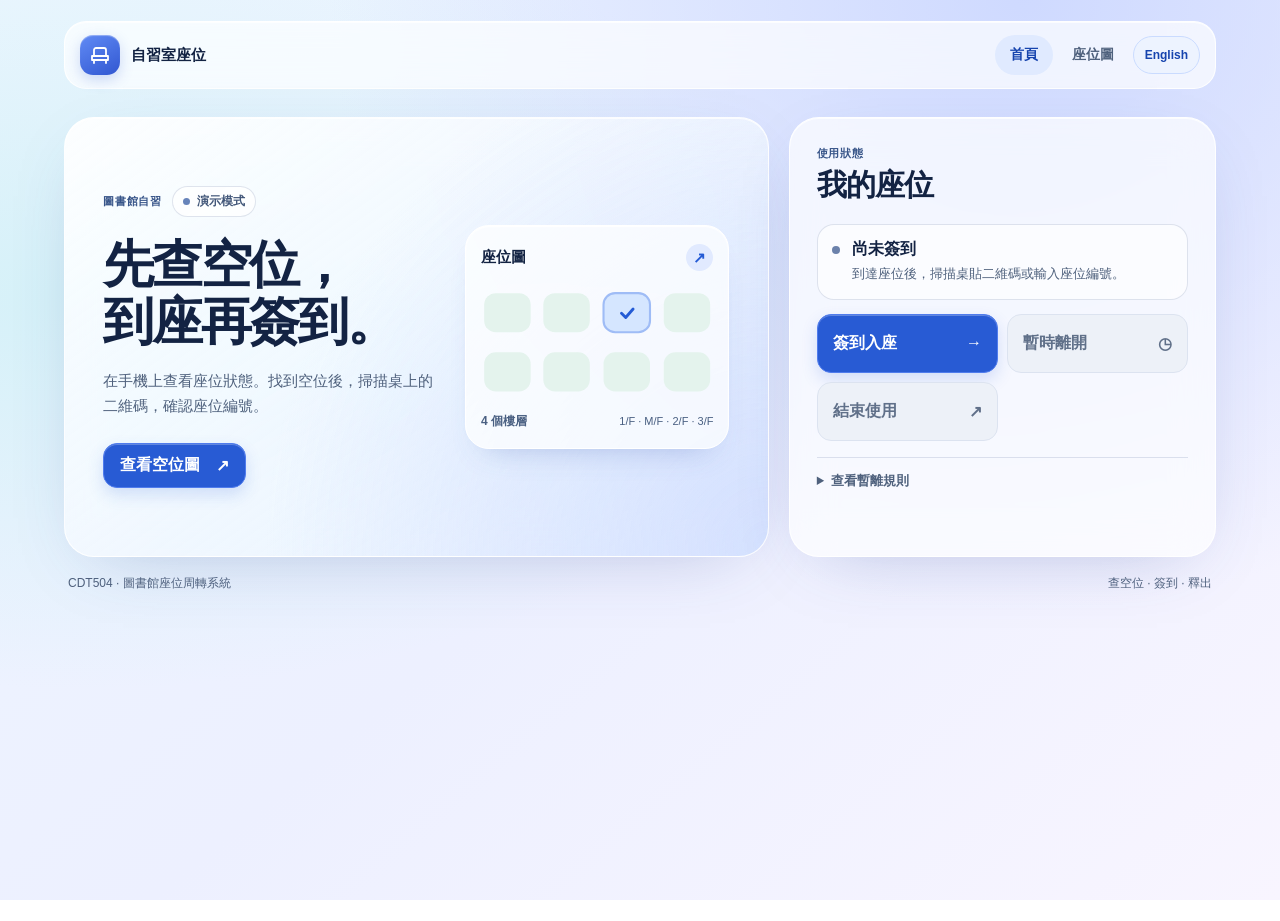
<file: index.html>
<!doctype html>
<html lang="zh-HK">
<head>
  <meta charset="utf-8">
  <meta name="viewport" content="width=device-width, initial-scale=1, viewport-fit=cover">
  <meta name="theme-color" content="#edf3ff">
  <meta name="description" content="查看自習室空位，到座後掃碼簽到。" data-content="homeDescription">
  <title data-text="brand">自習室座位</title>
  <link rel="manifest" href="manifest.json">
  <link rel="icon" href="icon-192.png">
  <link rel="apple-touch-icon" href="icon-192.png">
  <link rel="stylesheet" href="base.css">
  <script src="i18n.js" defer></script>
  <script src="config.js" defer></script>
  <script src="app.js" defer></script>
  <script src="register.js" defer></script>
</head>
<body>
  <div class="shell">
    <header class="topbar glass">
      <a class="brand" href="index.html">
        <span class="brand-mark" aria-hidden="true">
          <svg viewBox="0 0 24 24" fill="none" stroke="currentColor" stroke-width="1.8" stroke-linecap="round" stroke-linejoin="round"><path d="M6 13V7a2 2 0 0 1 2-2h8a2 2 0 0 1 2 2v6M4 13h16v4H4zM6 17v3m12-3v3"/></svg>
        </span>
        <span data-text="brand">自習室座位</span>
      </a>
      <nav aria-label="主選單" data-aria-label="navigation">
        <a class="nav-link" href="index.html" aria-current="page" data-text="home">首頁</a>
        <a class="nav-link" href="seat-map.html" data-text="seatMap">座位圖</a>
        <button class="language-switch" type="button" data-language>English</button>
      </nav>
    </header>

    <main id="main">
      <section id="homeView" class="home-view">
        <div class="hero glass">
          <div class="hero-copy">
            <div class="hero-kicker"><span class="eyebrow" data-text="studyRoom">圖書館自習</span><span id="dataMode" class="mode" data-text="demo">演示模式</span></div>
            <h1><span data-text="heroFirst">先查空位，</span><br><span data-text="heroSecond">到座再簽到。</span></h1>
            <p data-text="heroBody">在手機上查看座位狀態。找到空位後，掃描桌上的二維碼，確認座位編號。</p>
            <a class="button primary hero-button" href="seat-map.html"><span data-text="openMap">查看空位圖</span> <span aria-hidden="true">↗</span></a>
          </div>
          <a class="map-preview" href="seat-map.html" aria-label="開啟圖書館四個樓層的座位圖" data-aria-label="mapPreviewLabel">
            <span class="map-preview-title"><span data-text="seatMap">座位圖</span><span class="map-preview-arrow" aria-hidden="true">↗</span></span>
            <svg viewBox="0 0 220 104" fill="none" class="preview-grid" aria-hidden="true">
              <rect x="3" y="3" width="44" height="37" rx="11" fill="#e4f3ed"/>
              <rect x="59" y="3" width="44" height="37" rx="11" fill="#e4f3ed"/>
              <rect x="116" y="3" width="44" height="37" rx="11" fill="#d5e6ff" stroke="#9fbcf6" stroke-width="2"/>
              <rect x="173" y="3" width="44" height="37" rx="11" fill="#e4f3ed"/>
              <rect x="3" y="59" width="44" height="37" rx="11" fill="#e4f3ed"/>
              <rect x="59" y="59" width="44" height="37" rx="11" fill="#e4f3ed"/>
              <rect x="116" y="59" width="44" height="37" rx="11" fill="#e4f3ed"/>
              <rect x="173" y="59" width="44" height="37" rx="11" fill="#e4f3ed"/>
              <path d="M133 22l4 4 7-8" stroke="#245bd5" stroke-width="2.7" stroke-linecap="round" stroke-linejoin="round"/>
            </svg>
            <span class="map-preview-foot"><strong data-text="fourFloors">4 個樓層</strong><small>1/F · M/F · 2/F · 3/F</small></span>
          </a>
        </div>

        <section class="session glass" aria-labelledby="sessionTitle">
          <div class="section-heading"><div><p class="eyebrow" data-text="session">使用狀態</p><h2 id="sessionTitle" data-text="mySeat">我的座位</h2></div><span id="deskBadge" class="mode" hidden></span></div>
          <div id="statusCard" class="status" role="status">
            <span class="status-dot" aria-hidden="true"></span>
            <div><strong id="statusTitle"></strong><p id="statusDetail"></p></div>
            <div id="statusTime" class="status-time" hidden></div>
          </div>
          <div class="actions">
            <button id="btnIn" class="button primary"><span data-text="checkIn">簽到入座</span><span aria-hidden="true">→</span></button>
            <button id="btnAway" class="button secondary"><span data-text="stepAway">暫時離開</span><span aria-hidden="true">◷</span></button>
            <button id="btnBack" class="button primary" hidden><span data-text="imBack">我已返回</span><span aria-hidden="true">↩</span></button>
            <button id="btnOut" class="button secondary"><span data-text="checkOut">結束使用</span><span aria-hidden="true">↗</span></button>
          </div>
          <details class="rules"><summary data-text="sessionRules">查看暫離規則</summary>
            <p data-text="rulesBody">一般時段最多 30 分鐘。午餐時段 11:00–13:30、晚餐時段 17:00–19:30 最多 60 分鐘。到期前 10 分鐘，簽到頁面會顯示提醒。到期仍未確認返回，座位會自動釋出。</p>
          </details>
        </section>
      </section>

      <section id="checkinView" class="flow glass" hidden aria-labelledby="checkinTitle">
        <button class="button quiet back-link" type="button" data-home data-text="backHome">← 返回首頁</button>
        <div class="flow-header"><p class="eyebrow" data-text="checkinEyebrow">座位登記</p><h1 id="checkinTitle" data-text="checkIn">簽到入座</h1><p id="checkinIntro" data-text="deskIntro">到達座位後，再確認簽到。</p></div>
        <form id="checkinForm" novalidate>
          <div class="field seat-field"><label for="seat" data-text="seatNumber">座位編號</label><input id="seat" type="text" placeholder="例如 A03" data-placeholder="seatExample" maxlength="24" autocapitalize="characters" required><p id="seatHint" class="field-hint"></p></div>
          <div class="field-grid">
            <div class="field"><label for="name" data-text="name">姓名</label><input id="name" type="text" placeholder="輸入姓名" data-placeholder="namePlaceholder" autocomplete="name" maxlength="100" required></div>
            <div class="field"><label for="sid" data-text="studentId">學生編號</label><input id="sid" type="text" placeholder="輸入學生編號" data-placeholder="idPlaceholder" inputmode="numeric" maxlength="64" required></div>
          </div>
          <div class="field"><label for="email" data-text="email">提醒電郵（選填）</label><input id="email" type="email" placeholder="you@university.edu" autocomplete="email" maxlength="254"><p id="emailHint" class="field-hint" data-text="demoEmail">演示時可留空。</p></div>
          <p id="formError" class="error" role="alert" hidden></p>
          <button class="button primary submit" type="submit" id="btnCheckin" data-text="confirmIn">確認簽到</button>
          <a class="button quiet form-map" href="seat-map.html" data-text="backMap">返回座位圖</a>
        </form>
      </section>

      <section id="awayView" class="flow glass" hidden aria-labelledby="awayTitle">
        <button class="button quiet back-link" type="button" data-home data-text="backHome">← 返回首頁</button>
        <div class="flow-header"><p class="eyebrow" data-text="breakEyebrow">座位保留</p><h1 id="awayTitle" data-text="stepAway">暫時離開</h1><p data-text="breakIntro">選擇預計離開多久，回來後點選「我已返回」。</p></div>
        <form id="awayForm">
          <fieldset class="duration-field"><legend data-text="duration">選擇時長</legend><div id="durationRow" class="duration-row"></div></fieldset>
          <p id="mealNote" class="field-hint"></p>
          <p class="notice" data-text="breakNotice">到期前 10 分鐘，頁面會顯示提醒。超時仍未返回，座位會自動釋出。</p>
          <button class="button primary submit" type="submit" data-text="confirmAway">確認暫離</button>
        </form>
      </section>

      <section id="checkoutView" class="flow glass" hidden aria-labelledby="checkoutTitle">
        <button class="button quiet back-link" type="button" data-home data-text="backHome">← 返回首頁</button>
        <div class="flow-header"><p class="eyebrow" data-text="checkoutEyebrow">座位釋出</p><h1 id="checkoutTitle" data-text="checkOut">結束使用</h1><p data-text="checkoutIntro">確認簽出後，座位圖會將該座位標為空位。</p></div>
        <p id="checkoutInfo" class="notice"></p>
        <button id="confirmCheckout" class="button primary submit" data-text="confirmOut">確認簽出</button>
      </section>

      <section id="doneBox" class="flow glass done" hidden aria-labelledby="doneTitle">
        <div class="done-mark" aria-hidden="true">✓</div>
        <div class="flow-header"><p id="doneEyebrow" class="eyebrow"></p><h1 id="doneTitle"></h1><p id="doneMsg"></p></div>
        <div id="notifyOptions" class="notice" hidden>
          <p id="notifyHint"></p><button id="btnEnableNotify" type="button" class="button secondary" data-text="enableNotify">開啟瀏覽器通知</button>
        </div>
        <div class="done-actions"><button class="button primary" type="button" data-home data-text="manageSeat">管理我的座位</button><a class="button secondary" href="seat-map.html" data-text="viewMap">查看座位圖</a></div>
      </section>
    </main>

    <footer class="footer"><span data-text="footer">CDT504 · 圖書館座位周轉系統</span><span data-text="footerFlow">查空位 · 簽到 · 釋出</span></footer>
  </div>
</body>
</html>
</file>
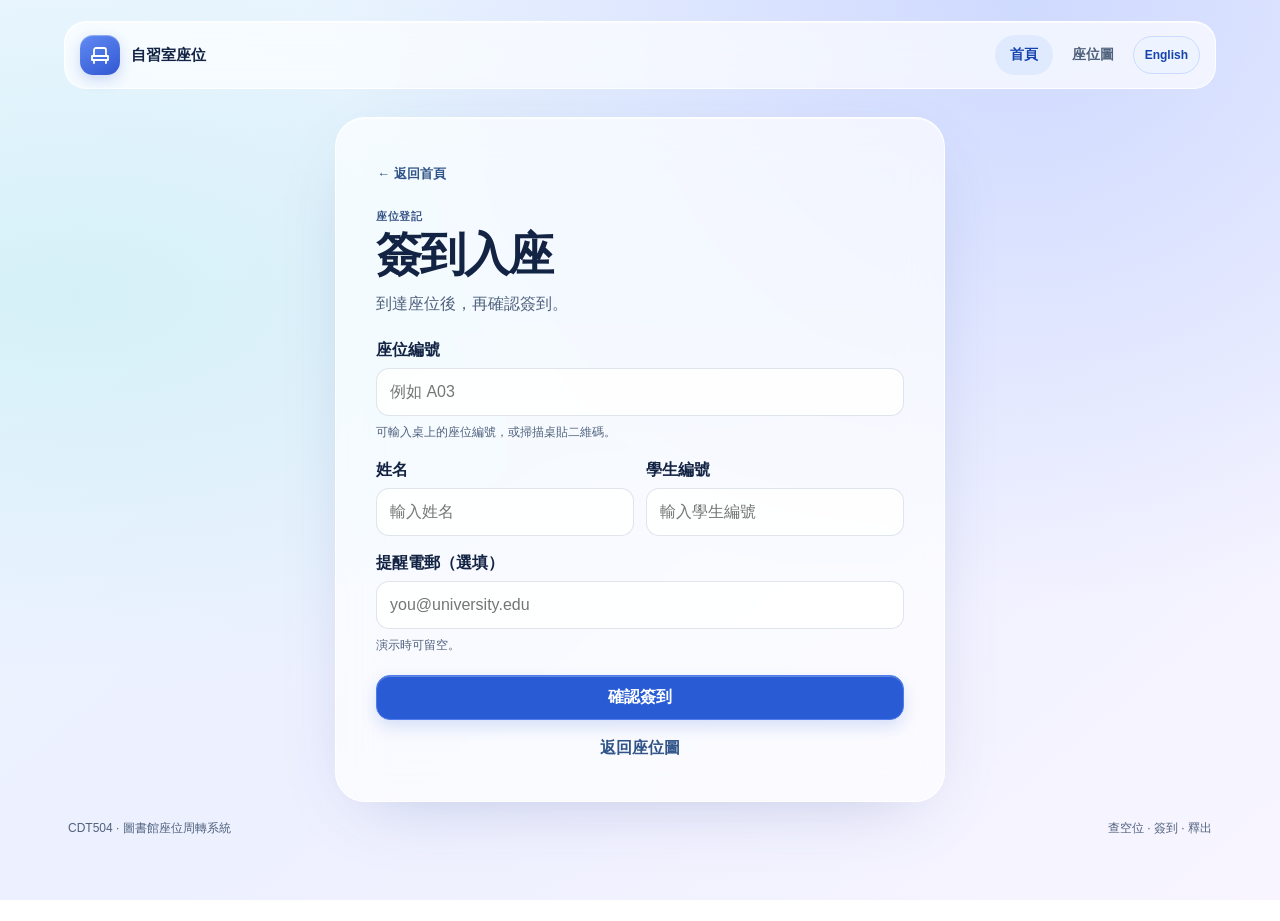
<file: checkin.html>
<!doctype html>
<html lang="zh-HK">
<head>
  <meta charset="utf-8">
  <meta name="viewport" content="width=device-width, initial-scale=1">
  <meta name="theme-color" content="#edf3ff">
  <title data-text="checkIn">簽到入座</title>
  <link rel="stylesheet" href="base.css">
  <script src="i18n.js" defer></script>
  <script>
    const target = new URL("index.html", location.href);
    target.search = location.search;
    target.searchParams.set("view", "checkin");
    location.replace(target);
  </script>
</head>
<body><main class="shell"><a href="index.html" data-text="goCheckin">前往簽到</a></main></body>
</html>
</file>
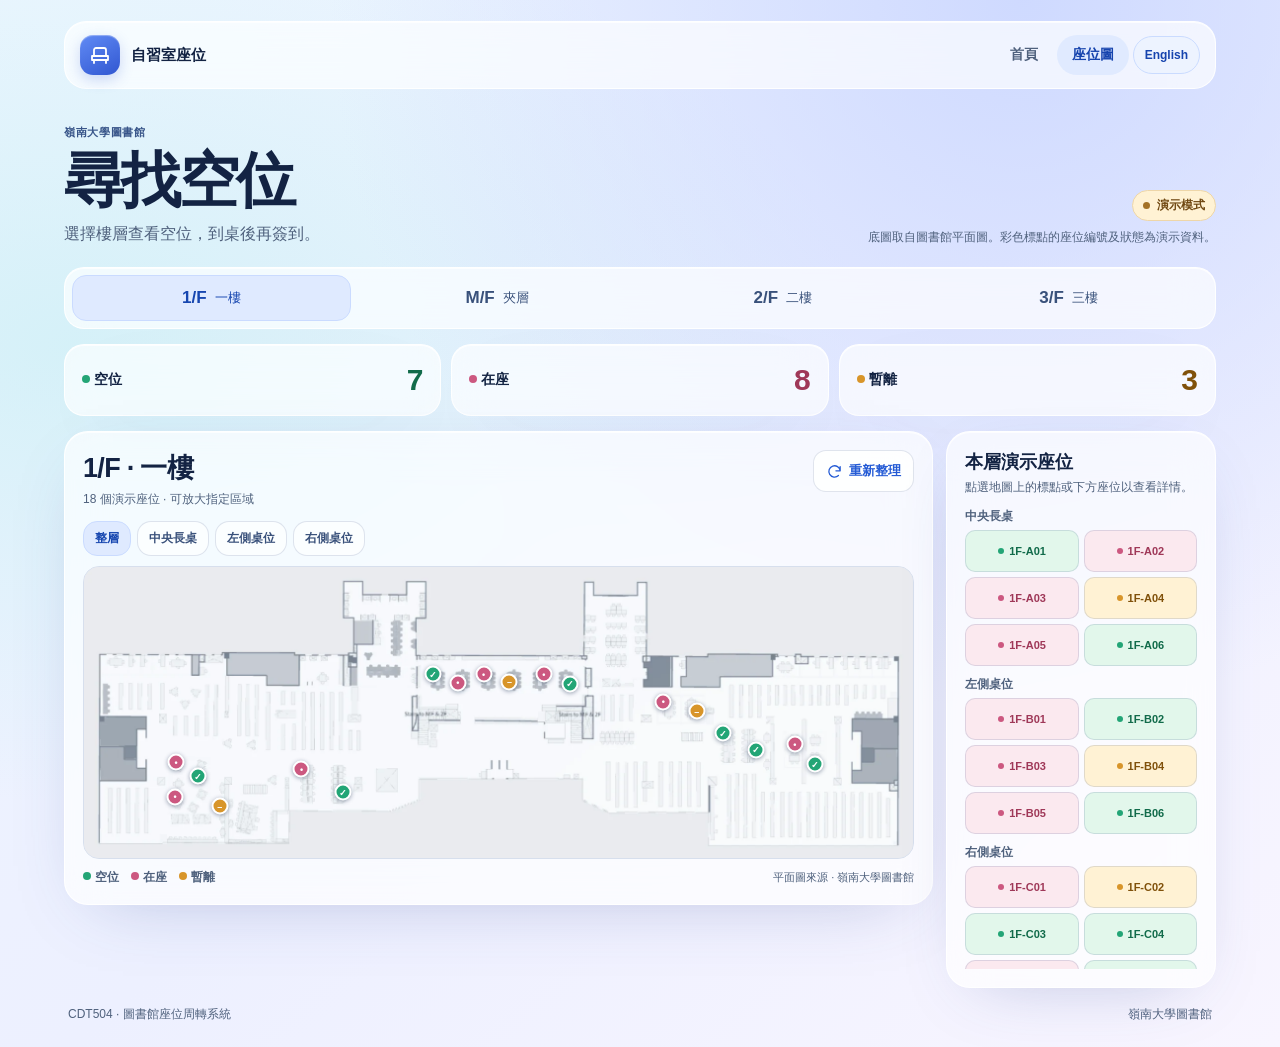
<file: seat-map.html>
<!doctype html>
<html lang="zh-HK">
<head>
  <meta charset="utf-8">
  <meta name="viewport" content="width=device-width, initial-scale=1, viewport-fit=cover">
  <meta name="theme-color" content="#edf3ff">
  <meta name="description" content="按樓層查看嶺南大學圖書館的演示座位狀態。" data-content="mapDescription">
  <title data-text="mapTitle">分層座位圖</title>
  <link rel="manifest" href="manifest.json">
  <link rel="icon" href="icon-192.png">
  <link rel="apple-touch-icon" href="icon-192.png">
  <link rel="stylesheet" href="base.css">
  <link rel="stylesheet" href="map.css">
  <script src="i18n.js" defer></script>
  <script defer src="floor-data.js"></script>
  <script defer src="map.js"></script>
  <script defer src="register.js"></script>
</head>
<body class="map-page">
  <div class="shell">
    <header class="topbar glass">
      <a class="brand" href="index.html">
        <span class="brand-mark" aria-hidden="true">
          <svg viewBox="0 0 24 24" fill="none" stroke="currentColor" stroke-width="1.8" stroke-linecap="round" stroke-linejoin="round"><path d="M6 13V7a2 2 0 0 1 2-2h8a2 2 0 0 1 2 2v6M4 13h16v4H4zM6 17v3m12-3v3"/></svg>
        </span>
        <span data-text="brand">自習室座位</span>
      </a>
      <nav aria-label="主選單" data-aria-label="navigation">
        <a class="nav-link" href="index.html" data-text="home">首頁</a>
        <a class="nav-link" href="seat-map.html" aria-current="page" data-text="seatMap">座位圖</a>
        <button class="language-switch" type="button" data-language>English</button>
      </nav>
    </header>
    <main class="map-main">
      <header class="map-hero">
        <div>
          <p class="eyebrow" data-text="library">嶺南大學圖書館</p>
          <h1 data-text="findSeat">尋找空位</h1>
          <p class="map-intro" data-text="mapIntro">選擇樓層查看空位，到桌後再簽到。</p>
        </div>
        <div class="map-source">
          <span class="mode" data-text="demo">演示模式</span>
          <p data-text="mapDemoNote">底圖取自圖書館平面圖。彩色標點的座位編號及狀態為演示資料。</p>
        </div>
      </header>

      <div class="floor-tabs glass" id="floor-tabs" role="group" aria-label="選擇樓層" data-aria-label="chooseFloor"></div>
      <dl class="map-stats" aria-label="本層座位演示狀態" data-aria-label="floorStatuses">
        <div class="glass map-stat is-empty"><dt><span class="state-dot"></span><span data-text="empty">空位</span></dt><dd id="stat-empty">–</dd></div>
        <div class="glass map-stat is-occ"><dt><span class="state-dot"></span><span data-text="occ">在座</span></dt><dd id="stat-occ">–</dd></div>
        <div class="glass map-stat is-away"><dt><span class="state-dot"></span><span data-text="away">暫離</span></dt><dd id="stat-away">–</dd></div>
      </dl>

      <div class="map-workspace">
        <section class="glass map-board" aria-labelledby="layout-heading">
          <div class="map-board-heading">
            <div>
              <h2 id="layout-heading" data-text="floorPlan">樓層平面圖</h2>
              <p id="layout-caption" data-text="chooseZoneDetail">選擇區域查看座位詳情</p>
            </div>
            <button class="map-action" type="button" id="refresh-map" title="重新整理本機簽到狀態" data-title="refreshTitle">
              <svg viewBox="0 0 24 24" fill="none" stroke="currentColor" stroke-width="1.8" stroke-linecap="round" stroke-linejoin="round" aria-hidden="true"><path d="M20 11a8 8 0 1 0-2.4 6.7M20 5v6h-6"/></svg>
              <span data-text="refresh">重新整理</span>
            </button>
          </div>
          <div class="zone-tabs" id="zone-tabs" role="group" aria-label="放大區域" data-aria-label="zoomZone"></div>
          <div class="plan-canvas" id="plan-canvas">
            <img id="plan-image" alt="">
            <div class="plan-markers" id="plan-markers"></div>
          </div>
          <div class="map-board-footer">
            <div class="map-key" aria-label="圖例" data-aria-label="legend">
              <span class="is-empty"><i class="state-dot"></i><span data-text="empty">空位</span></span>
              <span class="is-occ"><i class="state-dot"></i><span data-text="occ">在座</span></span>
              <span class="is-away"><i class="state-dot"></i><span data-text="away">暫離</span></span>
            </div>
            <small data-text="planSource">平面圖來源 · 嶺南大學圖書館</small>
          </div>
        </section>

        <aside class="glass map-list" aria-labelledby="list-heading">
          <h2 id="list-heading" data-text="floorSeats">本層演示座位</h2>
          <p data-text="seatDetails">點選地圖上的標點或下方座位以查看詳情。</p>
          <div class="seat-list" id="seat-list"></div>
        </aside>
      </div>
      <p id="map-feedback" class="sr-only" role="status"></p>
      <noscript><p>請啟用 JavaScript 以查看座位狀態。</p></noscript>
    </main>
    <footer class="footer"><span data-text="footer">CDT504 · 圖書館座位周轉系統</span><span data-text="libraryFooter">嶺南大學圖書館</span></footer>
  </div>

  <dialog class="map-dialog" id="seat-dialog" aria-labelledby="seat-dialog-title">
    <form method="dialog">
      <p class="eyebrow" id="seat-dialog-code" data-text="seat">座位</p>
      <h2 id="seat-dialog-title" data-text="seatStatus">座位狀態</h2>
      <p id="seat-dialog-detail"></p>
      <div class="map-dialog-actions">
        <button class="map-action" type="submit" value="close" autofocus data-text="close">關閉</button>
        <a class="button primary" id="seat-checkin" href="checkin.html" hidden data-text="goCheckin">前往簽到</a>
      </div>
    </form>
  </dialog>
</body>
</html>
</file>
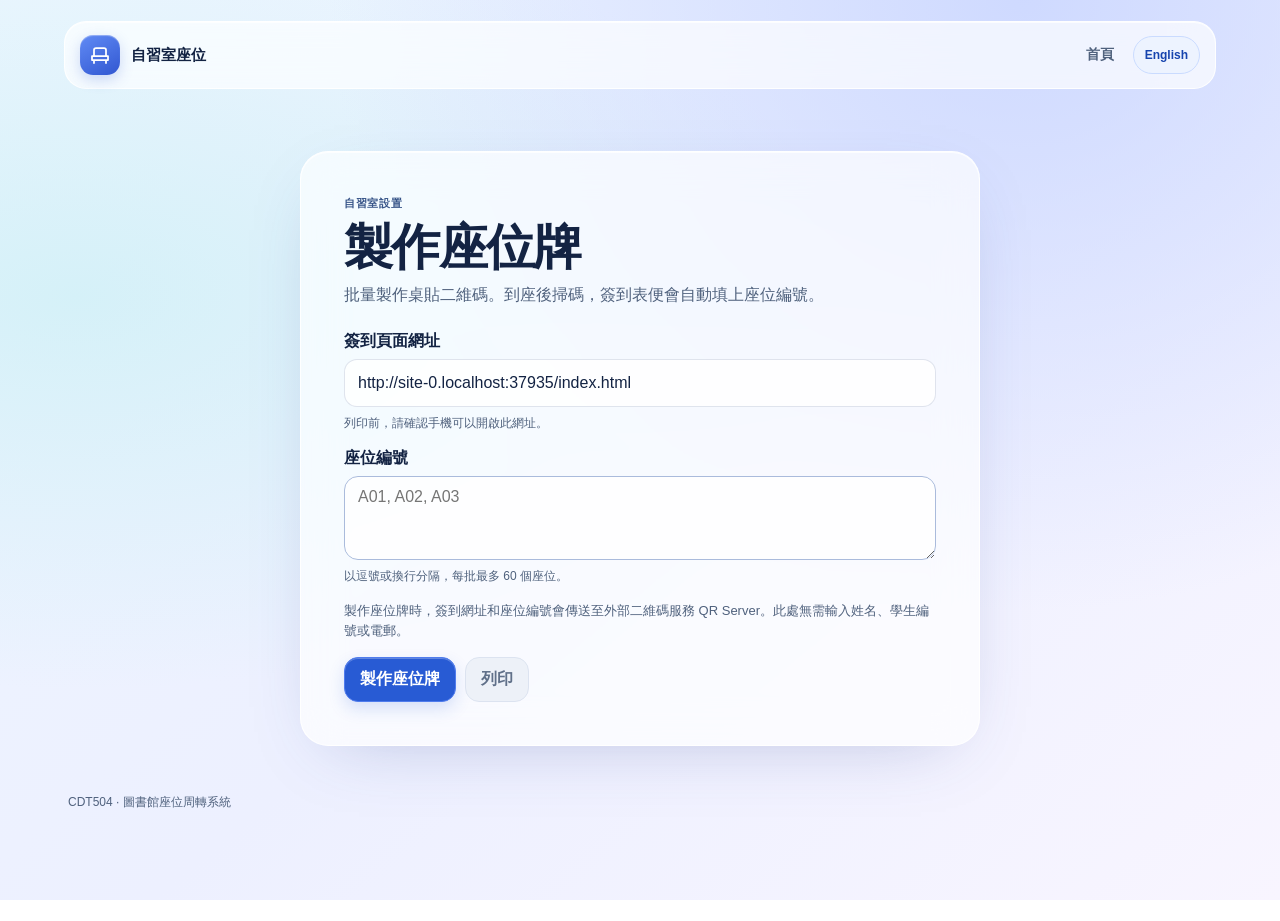
<file: seat-plate.html>
<!doctype html>
<html lang="zh-HK">
<head>
  <meta charset="utf-8">
  <meta name="viewport" content="width=device-width, initial-scale=1, viewport-fit=cover">
  <meta name="theme-color" content="#edf3ff">
  <title data-text="plates">座位牌</title>
  <link rel="icon" href="icon-192.png">
  <link rel="stylesheet" href="base.css">
  <link rel="stylesheet" href="plate.css">
  <script src="i18n.js" defer></script>
  <script src="plate.js" defer></script>
</head>
<body class="plate-page">
  <div class="shell plate-shell">
    <header class="topbar glass plate-topbar">
      <a class="brand" href="index.html">
        <span class="brand-mark" aria-hidden="true">
          <svg viewBox="0 0 24 24" fill="none" stroke="currentColor" stroke-width="1.75" stroke-linecap="round" stroke-linejoin="round"><path d="M6 13V7a2 2 0 0 1 2-2h8a2 2 0 0 1 2 2v6M4 13h16v4H4zM6 17v3m12-3v3"/></svg>
        </span>
        <span data-text="brand">自習室座位</span>
      </a>
      <nav aria-label="主選單" data-aria-label="navigation">
        <a class="nav-link" href="index.html" data-text="home">首頁</a>
        <button class="language-switch" type="button" data-language>English</button>
      </nav>
    </header>
    <main class="plate-main">
      <section class="glass plate-form-card" aria-labelledby="plate-title">
        <p class="eyebrow" data-text="roomSetup">自習室設置</p>
        <h1 id="plate-title" data-text="generatePlates">製作座位牌</h1>
        <p class="plate-subtitle" data-text="plateIntro">批量製作桌貼二維碼。到座後掃碼，簽到表便會自動填上座位編號。</p>
        <form id="plate-form" novalidate>
          <div class="field plate-field">
            <label for="plate-url" data-text="checkinUrl">簽到頁面網址</label>
            <input id="plate-url" type="url" inputmode="url" autocomplete="off" required placeholder="https://example.org/library/index.html" aria-describedby="plate-url-note">
            <p id="plate-url-note" class="field-hint" data-text="plateUrlNote">列印前，請確認手機可以開啟此網址。</p>
          </div>
          <div class="field plate-field">
            <label for="plate-codes" data-text="seatNumbers">座位編號</label>
            <textarea id="plate-codes" rows="3" maxlength="1600" spellcheck="false" autocapitalize="characters" required placeholder="A01, A02, A03" aria-describedby="plate-code-note"></textarea>
            <p id="plate-code-note" class="field-hint" data-text="codesNote">以逗號或換行分隔，每批最多 60 個座位。</p>
          </div>
          <p class="plate-provider" data-text="plateProvider">製作座位牌時，簽到網址和座位編號會傳送至外部二維碼服務 QR Server。此處無需輸入姓名、學生編號或電郵。</p>
          <p id="plate-error" class="plate-error" role="alert" hidden></p>
          <div class="plate-actions">
            <button type="submit" class="button primary" data-text="generate">製作座位牌</button>
            <button type="button" id="plate-print" class="button secondary" disabled data-text="print">列印</button>
          </div>
        </form>
      </section>
      <p id="plate-status" class="plate-status" role="status"></p>
      <section id="plates" class="plates" aria-label="座位牌" data-aria-label="plates" hidden></section>
    </main>
    <footer class="footer plate-footer"><span data-text="footer">CDT504 · 圖書館座位周轉系統</span></footer>
  </div>
</body>
</html>
</file>
<file: base.css>
:root {
  color-scheme: light;
  font-family: -apple-system, BlinkMacSystemFont, "Segoe UI", "PingFang HK", "Microsoft JhengHei", sans-serif;
  color: #132343;
  --ink: #132343;
  --muted: #4f617d;
  --blue: #245bd5;
  --line: rgba(46, 75, 135, .15);
  --surface: rgba(255, 255, 255, .68);
  --radius: 30px;
  --shadow: 0 20px 70px -34px rgba(57, 76, 150, .35), inset 0 1px 0 rgba(255, 255, 255, .75);
}

* { box-sizing: border-box; }
[hidden] { display: none !important; }
body {
  min-height: 100vh;
  margin: 0;
  background:
    radial-gradient(ellipse at 80% 0%, rgba(198, 211, 255, .78), transparent 48%),
    radial-gradient(ellipse at 6% 33%, rgba(199, 239, 244, .63), transparent 46%),
    linear-gradient(140deg, #edf6ff 0%, #edf0ff 52%, #f8f5ff 100%);
  background-attachment: fixed;
}
button, input { font: inherit; }
button { cursor: pointer; }
a { color: inherit; }
button:disabled { cursor: default; }
:focus-visible { outline: 3px solid #396ae2; outline-offset: 3px; }
p, h1, h2 { margin: 0; }
small { display: inline-block; }
svg { display: block; }

.shell { width: min(1152px, calc(100% - 32px)); margin: 0 auto; }
.glass {
  background: var(--surface);
  border: 1px solid rgba(255, 255, 255, .9);
  border-radius: var(--radius);
  box-shadow: var(--shadow);
  -webkit-backdrop-filter: blur(20px) saturate(1.2);
  backdrop-filter: blur(20px) saturate(1.2);
}
.topbar {
  display: flex;
  align-items: center;
  justify-content: space-between;
  gap: 12px;
  min-height: 68px;
  padding: 10px 15px;
  margin: 21px 0 28px;
  border-radius: 22px;
}
.brand { display: inline-flex; align-items: center; gap: 11px; font-size: 15px; font-weight: 720; text-decoration: none; }
.brand-mark {
  display: grid;
  width: 40px;
  height: 40px;
  flex-shrink: 0;
  place-items: center;
  border-radius: 13px;
  color: white;
  background: linear-gradient(150deg, #618bf5, #3157d1);
  box-shadow: inset 0 1px 1px #ffffff60, 0 5px 14px #3157d138;
}
.brand-mark svg { width: 24px; height: 24px; }
.topbar nav { display: flex; align-items: center; gap: 4px; }
.nav-link {
  padding: 11px 15px;
  border-radius: 100px;
  color: var(--muted);
  font-size: 14px;
  font-weight: 680;
  text-decoration: none;
}
.nav-link[aria-current="page"], .nav-link:hover { color: #1644ae; background: #e0eaff; }
.eyebrow {
  color: #385589;
  font-size: 11px;
  font-weight: 780;
  letter-spacing: .14em;
  line-height: 1.5;
}
.mode {
  display: inline-flex;
  align-items: center;
  gap: 7px;
  padding: 6px 10px;
  border: 1px solid var(--line);
  border-radius: 100px;
  background: #ffffffb8;
  color: #425779;
  font-size: 12px;
  font-weight: 650;
  white-space: nowrap;
}
.mode::before { content: ""; width: 7px; height: 7px; border-radius: 50%; background: #6784ba; }
.button {
  display: inline-flex;
  align-items: center;
  justify-content: center;
  gap: 10px;
  min-height: 45px;
  padding: 10px 15px;
  border: 1px solid transparent;
  border-radius: 14px;
  font-weight: 700;
  text-decoration: none;
  transition: background-color .16s ease, transform .16s ease;
}
.button small { font-size: 12px; font-weight: 570; }
.button:not(:disabled):active { transform: translateY(1px); }
.button.primary { color: white; background: #285bd4; border-color: #507ced; box-shadow: inset 0 1px #ffffff42, 0 7px 16px #245bd52b; }
.button.primary:hover { background: #1847be; }
.button.secondary { color: #284d98; background: #ffffffac; border-color: var(--line); }
.button.secondary:hover, .button.quiet:hover { background: #e9efff; }
.button.quiet { color: #315489; background: transparent; }
.button:disabled { color: #607089; background: #edf1f8; border-color: #dce3f0; box-shadow: none; }
.sr-only { position: absolute; width: 1px; height: 1px; overflow: hidden; clip-path: inset(50%); white-space: nowrap; }

.home-view { display: grid; grid-template-columns: minmax(0, 1.65fr) minmax(330px, 1fr); gap: 20px; align-items: stretch; }
.hero {
  min-height: 440px;
  display: grid;
  grid-template-columns: minmax(0, 1.3fr) minmax(180px, 1fr);
  align-items: center;
  gap: 18px;
  padding: clamp(22px, 3vw, 39px);
  background:
    radial-gradient(circle at 100% 98%, #cbd9ffb3, transparent 61%),
    linear-gradient(145deg, #ffffffeb, #e7f2ffa1);
}
.hero-kicker { display: flex; gap: 8px 10px; align-items: center; flex-wrap: wrap; }
.hero h1, .flow h1 {
  letter-spacing: -.045em;
  line-height: 1.12;
  font-weight: 820;
}
.hero h1 { margin-top: 19px; font-size: clamp(36px, 4vw, 53px); }
.hero-copy p { margin-top: 17px; color: var(--muted); line-height: 1.72; max-width: 29em; font-size: 15px; }
.hero-button { margin-top: 24px; padding-inline: 16px; gap: 16px; }
.map-preview {
  display: block;
  min-width: 0;
  align-self: center;
  padding: 18px 15px;
  border: 1px solid #fff;
  border-radius: 24px;
  color: var(--ink);
  background: #ffffffb5;
  box-shadow: 0 18px 32px -20px #3c5aae55, inset 0 1px 1px #fff;
  text-decoration: none;
}
.map-preview:hover { background: #fffffff0; }
.map-preview-title, .map-preview-foot { display: flex; align-items: center; justify-content: space-between; gap: 8px; }
.map-preview-title { font-size: 15px; font-weight: 750; }
.map-preview-title small { display: block; margin-top: 4px; color: var(--muted); font-size: 8px; letter-spacing: .11em; }
.map-preview-arrow { display: grid; width: 27px; height: 27px; border-radius: 50%; place-items: center; color: #245bd5; background: #e1eaff; }
.preview-grid { width: 100%; margin: 19px 0 13px; }
.map-preview-foot { color: #4a6082; font-size: 12px; }
.map-preview-foot small { font-size: 11px; }

.session { padding: 27px; }
.section-heading { display: flex; justify-content: space-between; align-items: center; gap: 10px; }
.section-heading h2 { margin-top: 3px; font-size: 30px; letter-spacing: -.035em; }
.status {
  display: grid;
  grid-template-columns: 10px minmax(0, 1fr) auto;
  gap: 10px;
  align-items: start;
  min-height: 76px;
  padding: 14px;
  margin-top: 18px;
  border: 1px solid var(--line);
  border-radius: 17px;
  background: #ffffff9e;
}
.status-dot { width: 8px; height: 8px; margin-top: 7px; border-radius: 50%; background: #6b81ab; }
.status p { margin-top: 4px; color: var(--muted); font-size: 13px; line-height: 1.5; overflow-wrap: anywhere; }
.status-time { color: #663c00; font-size: 13px; font-weight: 750; align-self: center; white-space: nowrap; }
.status[data-state="occupied"] { background: #e1f5ec; border-color: #aedcc7; }
.status[data-state="occupied"] .status-dot { background: #168253; }
.status[data-state="away"] { background: #fff3d7; border-color: #f1d49a; }
.status[data-state="away"] .status-dot { background: #a46a09; }
.status[data-state="warning"] { background: #ffe8d6; border-color: #f1c2a1; }
.status[data-state="warning"] .status-dot { background: #c15f20; }
.status[data-state="released"] { background: #eaf1ff; }
.actions { display: grid; grid-template-columns: minmax(0, 1fr) minmax(0, 1fr); gap: 9px; margin-top: 14px; }
.actions .button { justify-content: space-between; min-height: 59px; text-align: left; }
.actions .button small { display: block; margin-top: 2px; }
.rules { margin-top: 16px; padding-top: 12px; border-top: 1px solid var(--line); color: var(--muted); font-size: 13px; line-height: 1.65; }
.rules summary { font-weight: 710; cursor: pointer; }
.rules summary small { margin-left: 4px; font-size: 11px; font-weight: 500; }
.rules p { margin-top: 7px; }
.footer { display: flex; justify-content: space-between; gap: 10px; padding: 18px 4px 24px; color: var(--muted); font-size: 12px; }

.flow { width: min(610px, 100%); margin: 0 auto; padding: clamp(21px, 4vw, 40px); }
.flow-header { margin: 7px 0 23px; }
.flow h1 { margin: 4px 0 11px; font-size: clamp(33px, 5vw, 46px); }
.flow-header p:not(.eyebrow) { color: var(--muted); line-height: 1.65; }
.back-link { justify-content: start; margin: -7px 0 5px -10px; padding-inline: 10px; font-size: 13px; }
.field { display: grid; align-content: start; gap: 7px; margin-bottom: 17px; }
.field label, .duration-field legend { font-weight: 740; }
.field label small, .duration-field legend small { margin-left: 4px; color: var(--muted); font-size: 12px; font-weight: 570; }
.field input {
  width: 100%;
  height: 48px;
  padding: 0 13px;
  border: 1px solid var(--line);
  border-radius: 13px;
  background: #ffffffd4;
  color: var(--ink);
  font-size: 16px;
}
.field input[readonly] { border-color: #b9cbf7; color: #1e479a; background: #e5eeff; font-weight: 720; }
.field-hint { color: var(--muted); font-size: 12px; line-height: 1.6; }
.field-grid { display: grid; grid-template-columns: 1fr 1fr; gap: 12px; }
.submit { width: 100%; margin-top: 3px; }
.form-map { display: flex; margin: 6px auto -10px; }
.error { margin-bottom: 10px; color: #9b2538; font-size: 13px; }
.notice { padding: 13px 15px; margin: 13px 0 16px; border: 1px solid var(--line); border-radius: 14px; color: #354e73; background: #eef4ff9c; font-size: 14px; line-height: 1.6; overflow-wrap: anywhere; }
.duration-field { padding: 0; margin: 0 0 10px; border: none; }
.duration-row { display: flex; gap: 8px; flex-wrap: wrap; margin-top: 10px; }
.duration-row label { display: inline-flex; align-items: center; gap: 6px; min-height: 44px; padding: 8px 12px; border: 1px solid var(--line); border-radius: 13px; background: white; cursor: pointer; }
.duration-row label:has(input:checked) { border-color: #9eb8f1; color: #17449f; background: #e2edff; }
.duration-row input { accent-color: #245bd5; }
.done { text-align: center; }
.done-mark { display: grid; width: 64px; height: 64px; margin: 0 auto 16px; place-items: center; border-radius: 20px; color: #14724e; background: #dbf3e8; font-size: 32px; }
.done-actions { display: flex; justify-content: center; gap: 9px; flex-wrap: wrap; }
#notifyOptions .button { margin-top: 8px; font-size: 13px; }

@media (max-width: 980px) {
  .home-view { grid-template-columns: 1fr; }
  .hero { min-height: 370px; grid-template-columns: minmax(0, 1.45fr) minmax(200px, 1fr); }
  .map-preview { width: min(100%, 290px); justify-self: center; }
}
@media (max-width: 520px) {
  .shell { width: calc(100% - 24px); }
  .topbar { min-height: 57px; margin: 12px 0 14px; padding: 7px 9px; border-radius: 18px; }
  .brand { gap: 8px; font-size: 13px; }
  .brand-mark { width: 33px; height: 33px; border-radius: 11px; }
  .brand-mark svg { width: 20px; height: 20px; }
  .nav-link { padding: 9px 11px; font-size: 13px; }
  .hero { grid-template-columns: 1fr; gap: 18px; padding: 23px 20px 18px; min-height: 0; }
  .hero h1 { font-size: clamp(34px, 11vw, 45px); }
  .hero-copy p { margin-top: 12px; }
  .hero-button { margin-top: 16px; }
  .map-preview { display: none; }
  .home-view { gap: 14px; }
  .session { padding: 19px; }
  .section-heading h2 { font-size: 25px; }
  .footer { padding: 14px 2px 20px; font-size: 11px; flex-wrap: wrap; }
}
@media (max-width: 360px) {
  .field-grid { grid-template-columns: 1fr; gap: 0; }
  .session { padding: 14px; }
  .actions .button { padding-inline: 9px; }
  .status { grid-template-columns: 8px minmax(0, 1fr); }
  .status-time { grid-column: 2; }
}
@media (prefers-reduced-motion: reduce) {
  *, *::before, *::after { transition: none !important; scroll-behavior: auto !important; }
}

.language-switch {
  flex-shrink: 0;
  min-height: 38px;
  padding: 6px 11px;
  border: 1px solid #cadbff;
  border-radius: 100px;
  color: #1644ae;
  background: #edf3ff;
  font-size: 12px;
  font-weight: 680;
  white-space: nowrap;
}
.language-switch:hover { background: #e0eaff; }
:lang(zh-HK) .eyebrow { letter-spacing: .06em; }
@media (max-width: 520px) {
  .topbar { gap: 5px; }
  .topbar .nav-link { padding: 8px; white-space: nowrap; }
  .language-switch { min-height: 36px; padding-inline: 7px; font-size: 11px; }
}
</file>
<file: map.css>
.map-page {
  background-attachment: scroll;
  --map-green: #116b4a;
  --map-green-fill: #e2f7eb;
  --map-red: #9f3858;
  --map-red-fill: #fbe9ef;
  --map-amber: #80510a;
  --map-amber-fill: #fff2d4;
}
.map-main { display: grid; gap: 15px; }
.map-hero { display: flex; justify-content: space-between; gap: 24px; align-items: flex-end; margin: 7px 0 6px; }
.map-hero h1 { font-size: clamp(36px, 5.6vw, 60px); line-height: 1.05; letter-spacing: -.045em; margin: 8px 0 10px; }
.map-intro, .map-source p { color: var(--muted); line-height: 1.55; }
.map-source { text-align: right; }
.map-source p { margin-top: 7px; font-size: 12px; }
.map-source .mode { background: #fff2d4; color: #704812; border-color: #eed6a8; }
.map-source .mode::before { background: #a47226; }
.map-source .mode span { font-size: 10px; }

.floor-tabs { display: grid; grid-template-columns: repeat(4, minmax(0, 1fr)); gap: 7px; padding: 7px; border-radius: 20px; }
.floor-tab, .zone-tab {
  appearance: none; border: 1px solid transparent; border-radius: 14px; padding: 8px 11px; color: #39517b;
  background: transparent; font-weight: 680; white-space: nowrap;
}
.floor-tab { display: flex; justify-content: center; align-items: center; gap: 8px; min-height: 46px; }
.floor-tab strong { font-size: 17px; }
.floor-tab small { font-weight: 550; color: inherit; }
.floor-tab:hover, .zone-tab:hover { background: #edf3ff; }
.floor-tab[aria-pressed="true"], .zone-tab[aria-pressed="true"] { background: #dfeaff; color: #1646b0; border-color: #cadbff; }
.map-stats { display: grid; grid-template-columns: repeat(3, minmax(0, 1fr)); gap: 10px; margin: 0; }
.map-stat { display: flex; gap: 8px; min-height: 72px; align-items: center; justify-content: space-between; padding: 10px 17px; border-radius: 20px; }
.map-stat dt { font-size: 14px; font-weight: 660; }
.map-stat dt [lang] { margin-left: 4px; font-size: 11px; font-weight: 500; color: var(--muted); }
.map-stat dd { margin: 0; color: var(--state-ink); font-size: 30px; font-weight: 720; font-variant-numeric: tabular-nums; }
.is-empty { --state-ink: var(--map-green); --state-fill: var(--map-green-fill); --state-dot: #23a576; }
.is-occ { --state-ink: var(--map-red); --state-fill: var(--map-red-fill); --state-dot: #cc5880; }
.is-away { --state-ink: var(--map-amber); --state-fill: var(--map-amber-fill); --state-dot: #d8952a; }
.state-dot { display: inline-block; width: 8px; height: 8px; margin-right: 4px; border-radius: 50%; background: var(--state-dot); vertical-align: 1px; }

.map-workspace { display: grid; grid-template-columns: minmax(0, 1fr) minmax(220px, .31fr); align-items: start; gap: 13px; }
.map-board, .map-list { min-width: 0; border-radius: 24px; padding: 18px; }
.map-board-heading { display: flex; justify-content: space-between; align-items: flex-start; gap: 10px; }
.map-board-heading h2 { font-size: clamp(20px, 3vw, 27px); letter-spacing: -.025em; }
.map-board-heading p, .map-list > p { margin: 4px 0 0; font-size: 12px; color: var(--muted); line-height: 1.5; }
.map-action {
  display: inline-flex; align-items: center; justify-content: center; gap: 6px;
  min-height: 42px; padding: 8px 12px; border: 1px solid var(--line); border-radius: 13px;
  background: #ffffffe0; color: var(--blue); font-size: 13px; font-weight: 680; white-space: nowrap;
}
.map-action svg { width: 17px; height: 17px; }
.map-action:hover { background: #e9efff; }
.zone-tabs { display: flex; gap: 6px; flex-wrap: wrap; margin: 13px 0 10px; }
.zone-tab { font-size: 12px; min-height: 34px; border: 1px solid var(--line); background: #ffffff9c; }
.plan-canvas { position: relative; width: 100%; aspect-ratio: 2.55; overflow: hidden; border: 1px solid #d7dfed; border-radius: 16px; background: #e8edf5; }
#plan-image { position: absolute; max-width: none; user-select: none; pointer-events: none; }
.plan-markers { position: absolute; inset: 0; }
.plan-dot {
  display: grid; place-items: center; position: absolute; transform: translate(-50%, -50%);
  width: 17px; height: 17px; padding: 0; border-radius: 50%; border: 2px solid white; color: #fff;
  background: var(--state-dot); box-shadow: 0 1px 4px #293a5b77; font-size: 9px; font-weight: 800;
}
.plan-dot:hover { z-index: 1; box-shadow: 0 0 0 3px #fff8, 0 2px 8px #293a5b70; }
.plan-canvas.zoomed .plan-dot { width: 25px; height: 25px; font-size: 12px; }
.map-board-footer { display: flex; gap: 10px; flex-wrap: wrap; justify-content: space-between; align-items: center; margin-top: 10px; color: var(--muted); }
.map-key { display: flex; flex-wrap: wrap; gap: 12px; font-size: 12px; font-weight: 630; }
.map-board-footer small { font-size: 11px; }

.map-list h2 { font-size: 18px; }
.seat-list { display: grid; gap: 10px; max-height: 465px; overflow-y: auto; padding: 4px 4px 5px; margin: 8px -4px 0; }
.seat-group { min-width: 0; }
.seat-group h3 { margin: 0 0 5px; color: var(--muted); font-size: 12px; font-weight: 680; }
.seat-group-buttons { display: grid; grid-template-columns: repeat(2, minmax(0, 1fr)); gap: 5px; }
.seat-label {
  min-width: 0; min-height: 42px; padding: 6px 5px; border: 1px solid var(--line); border-radius: 10px;
  display: flex; align-items: center; justify-content: center; gap: 5px; color: var(--state-ink); background: var(--state-fill);
  font-size: 11px; font-weight: 710; white-space: nowrap;
}
.seat-label .state-dot { width: 6px; height: 6px; margin: 0; }
.seat-label:hover { filter: saturate(1.25) brightness(.98); }

.map-dialog {
  width: min(400px, calc(100% - 34px)); max-height: calc(100% - 30px); padding: 22px;
  border: 1px solid white; border-radius: 24px; color: var(--ink); background: #f8faff;
  box-shadow: 0 18px 62px rgba(33, 59, 111, .23);
}
.map-dialog::backdrop { background: #121f3d58; backdrop-filter: blur(3px); }
.map-dialog h2 { margin-top: 5px; font-size: 24px; }
.map-dialog p:not(.eyebrow) { margin: 9px 0 16px; color: var(--muted); line-height: 1.6; }
.map-dialog-actions { display: flex; gap: 8px; justify-content: flex-end; }

@media (max-width: 850px) {
  .map-workspace { grid-template-columns: 1fr; }
  .seat-list { grid-template-columns: repeat(3, minmax(0, 1fr)); max-height: none; }
}
@media (max-width: 550px) {
  .map-main { gap: 10px; }
  .map-hero { flex-direction: column; gap: 9px; align-items: flex-start; }
  .map-source { text-align: left; }
  .map-source p { margin-top: 4px; }
  .floor-tabs { gap: 3px; padding: 5px; border-radius: 16px; }
  .floor-tab { flex-direction: column; gap: 0; padding: 5px; border-radius: 11px; }
  .floor-tab strong { font-size: 16px; }
  .floor-tab small { font-size: 11px; }
  .map-stats { gap: 5px; }
  .map-stat { padding: 7px 8px; min-height: 51px; border-radius: 15px; }
  .map-stat dt { font-size: 12px; }
  .map-stat dt [lang] { display: none; }
  .map-stat dd { font-size: 23px; }
  .map-board, .map-list { padding: 12px; border-radius: 19px; }
  .plan-canvas:not(.zoomed) .plan-dot { width: 13px; height: 13px; border-width: 1px; font-size: 0; }
  .map-key { gap: 7px; }
  .seat-list { grid-template-columns: 1fr; }
  .seat-group-buttons { grid-template-columns: repeat(3, minmax(0, 1fr)); }
}
</file>
<file: plate.css>
.plate-main { max-width: 860px; margin: clamp(24px, 5vw, 62px) auto 0; }
.plate-form-card { max-width: 680px; margin: 0 auto; padding: clamp(20px, 5vw, 43px); border-radius: 28px; }
.plate-form-card h1 { margin: 8px 0; font-size: clamp(30px, 6vw, 49px); line-height: 1.12; letter-spacing: -.035em; }
.plate-subtitle { margin: 0 0 23px; color: var(--muted, #586787); line-height: 1.6; }
.plate-field { margin: 0 0 15px; }
.plate-field textarea {
  display: block; box-sizing: border-box; width: 100%; min-height: 84px; resize: vertical;
  font: inherit; color: var(--ink, #132343); border: 1px solid #aabbdc;
  border-radius: 14px; background: rgba(255,255,255,.8); padding: 11px 13px;
}
.plate-field textarea:focus-visible { outline: 2px solid var(--blue, #245bd5); outline-offset: 2px; }
.plate-provider, .plate-status { font-size: 13px; line-height: 1.5; color: var(--muted, #586787); }
.plate-provider { margin: 10px 0 17px; }
.plate-actions { display: flex; flex-wrap: wrap; gap: 9px; }
.plate-actions .button { gap: 8px; }
.plate-actions small { color: inherit; opacity: .86; }
.plate-error { color: #8b233f; font-size: 14px; }
.plate-status { text-align: center; margin: 18px 0 12px; }
.plates { display: grid; grid-template-columns: repeat(auto-fit, minmax(min(100%, 170px), 1fr)); gap: 12px; }
.plates[hidden] { display: none; }
.seat-plate {
  padding: 17px 12px 14px; min-width: 0; border-radius: 20px; text-align: center;
  color: #162343; background: #fff; border: 1px solid #d6e0f1; break-inside: avoid;
}
.seat-plate img { display: block; width: min(100%, 145px); height: auto; margin: 0 auto 5px; }
.seat-plate h2 { margin: 0; font-size: 25px; letter-spacing: .07em; overflow-wrap: anywhere; }
.seat-plate p { margin: 4px 0 0; font-size: 12px; color: #3d4b67; }
.seat-plate small { display: block; margin-top: 3px; }
.plate-footer { margin-top: 30px; }
@media print {
  @page { margin: 10mm; }
  .plate-page { color: #111; background: #fff; }
  .plate-topbar, .plate-form-card, .plate-status, .plate-footer { display: none !important; }
  .plate-shell, .plate-main { max-width: none; width: 100%; padding: 0; margin: 0; }
  .plates { grid-template-columns: repeat(3, minmax(0, 1fr)); gap: 6mm; }
  .seat-plate { border: 1px solid #b5b5b5; border-radius: 2mm; padding: 3mm; color: #111; box-shadow: none; }
  .seat-plate img { width: min(100%, 36mm); }
  .seat-plate h2 { font-size: 21px; }
  .seat-plate p { color: #333; }
}
</file>
